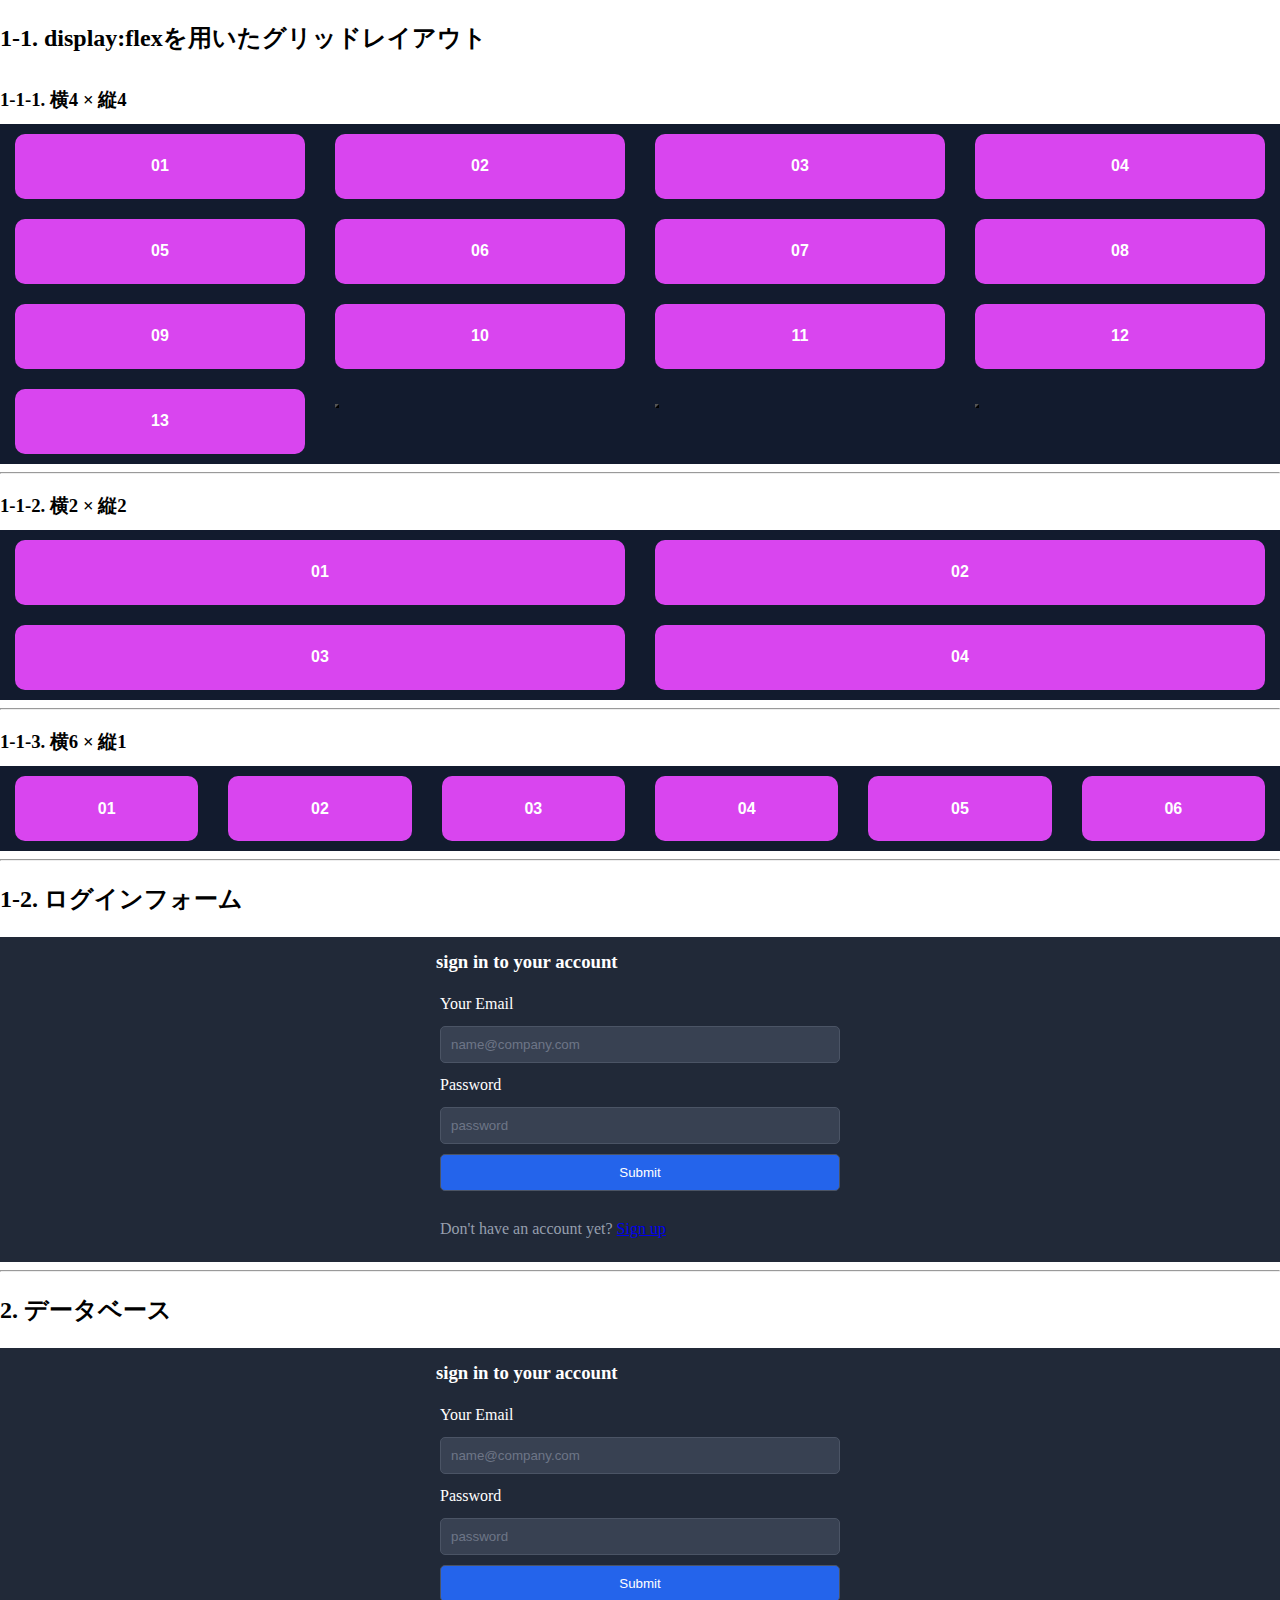
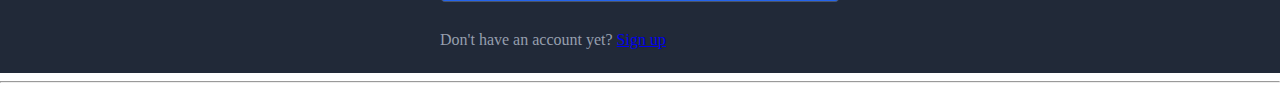
<file: index.html>
<!DOCTYPE html>
<html lang="en">

<head>
	<meta charset="UTF-8">
	<meta name="viewport" content="width=device-width, initial-scale=1.0">
	<title>Document</title>

	<link rel="stylesheet" href="html-css/sanitize.css" />
	<link rel="stylesheet" href="html-css/style.css" />

</head>

<body>
	<h2>1-1. display:flexを用いたグリッドレイアウト</h2>
	<h3>1-1-1. 横4 × 縦4</h3>
	<section class="button-section background">
		<div class="grid grid-col-4">
			<div class="grid-item-container">
				<button class="grid-item button">01</button>
			</div>
			<div class="grid-item-container">
				<button class="grid-item button">02</button>
			</div>
			<div class="grid-item-container">
				<button class="grid-item button">03</button>
			</div>
			<div class="grid-item-container">
				<button class="grid-item button">04</button>
			</div>
		</div>

		<div class="grid grid-col-4">
			<div class="grid-item-container">
				<button class="grid-item button">05</button>
			</div>
			<div class="grid-item-container">
				<button class="grid-item button">06</button>
			</div>
			<div class="grid-item-container">
				<button class="grid-item button">07</button>
			</div>
			<div class="grid-item-container">
				<button class="grid-item button">08</button>
			</div>
		</div>

		<div class="grid grid-col-4">
			<div class="grid-item-container">
				<button class="grid-item button">09</button>
			</div>
			<div class="grid-item-container">
				<button class="grid-item button">10</button>
			</div>
			<div class="grid-item-container">
				<button class="grid-item button">11</button>
			</div>
			<div class="grid-item-container">
				<button class="grid-item button">12</button>
			</div>
		</div>

		<div class="grid grid-col-4">
			<div class="grid-item-container">
				<button class="grid-item button">13</button>
			</div>
			<div class="grid-item-container">
				<button class="grid-item background"></button>
			</div>
			<div class="grid-item-container">
				<button class="grid-item background"></button>
			</div>
			<div class="grid-item-container">
				<button class="grid-item background"></button>
			</div>
		</div>
	</section>

	<hr>
	<!-- 2x2 -->
	<h3>1-1-2. 横2 × 縦2</h3>
	<section class="button-section background">
		<div class="grid grid-col-2">
			<div class="grid-item-container">
				<button class="grid-item button">01</button>
			</div>
			<div class="grid-item-container">
				<button class="grid-item button">02</button>
			</div>

		</div>

		<div class="grid grid-col-2">
			<div class="grid-item-container">
				<button class="grid-item button">03</button>
			</div>
			<div class="grid-item-container">
				<button class="grid-item button">04</button>
			</div>
		</div>

	</section>

	<hr>

	<h3>1-1-3. 横6 × 縦1</h3>
	<section class="button-section background">
		<div class="grid grid-col-6">
			<div class="grid-item-container">
				<button class="grid-item button">01</button>
			</div>
			<div class="grid-item-container">
				<button class="grid-item button">02</button>
			</div>
			<div class="grid-item-container">
				<button class="grid-item button">03</button>
			</div>
			<div class="grid-item-container">
				<button class="grid-item button">04</button>
			</div>
			<div class="grid-item-container">
				<button class="grid-item button">05</button>
			</div>
			<div class="grid-item-container">
				<button class="grid-item button">06</button>
			</div>
		</div>

	</section>

	<hr>

	<h2>1-2. ログインフォーム</h2>
	<section class="login-form">
		<table class="form-table">
			<tr>
				<th>
					<h3 class="login-title">sign in to your account</h3>
				</th>
			</tr>
			<tr>
				<td>
					<label class="label" for="email">Your Email</label>
				</td>
			</tr>
			<tr>
				<td>
					<input class="input" type="email" name="email" id="email" placeholder="name@company.com">
				</td>
			</tr>
			<tr>
				<td>
					<label class="label" for="password">Password</label>
				</td>
			</tr>
			<tr>
				<td>
					<input class="input" type="password" name="password" id="password" placeholder="password">
				</td>
			</tr>
			<tr>
				<td>
					<input class="submit submit-button" type="submit" value="Submit">
				</td>
			</tr>
			<tr>
				<td>
					<p class="password-forget">Don't have an account yet? <a href="#">Sign up</a></p>
				</td>
			</tr>

		</table>
	</section>

	<hr>

	<!-- データベース -->
	<h2>2. データベース</h2>

	<section class="login-form">
		<table class="form-table">
			<tr>
				<th>
					<h3 class="login-title">sign in to your account</h3>
				</th>
			</tr>
			<tr>
				<td>
					<label class="label" for="email">Your Email</label>
				</td>
			</tr>
			<tr>
				<td>
					<input class="input" type="email" name="email" id="email2" placeholder="name@company.com">
				</td>
			</tr>
			<tr>
				<td>
					<label class="label" for="password">Password</label>
				</td>
			</tr>
			<tr>
				<td>
					<input class="input" type="password" name="password" id="password2" placeholder="password">
				</td>
			</tr>
			<tr>
				<td>
					<input class="submit submit-button" id="submit-button2" type="submit" value="Submit">
				</td>
			</tr>
			<tr>
				<td>
					<p class="password-forget">Don't have an account yet? <a href="#">Sign up</a></p>
				</td>
			</tr>

		</table>
	</section>

	<hr>


	<script src="./database/app.js"></script>
	
</body>

</html>
</file>
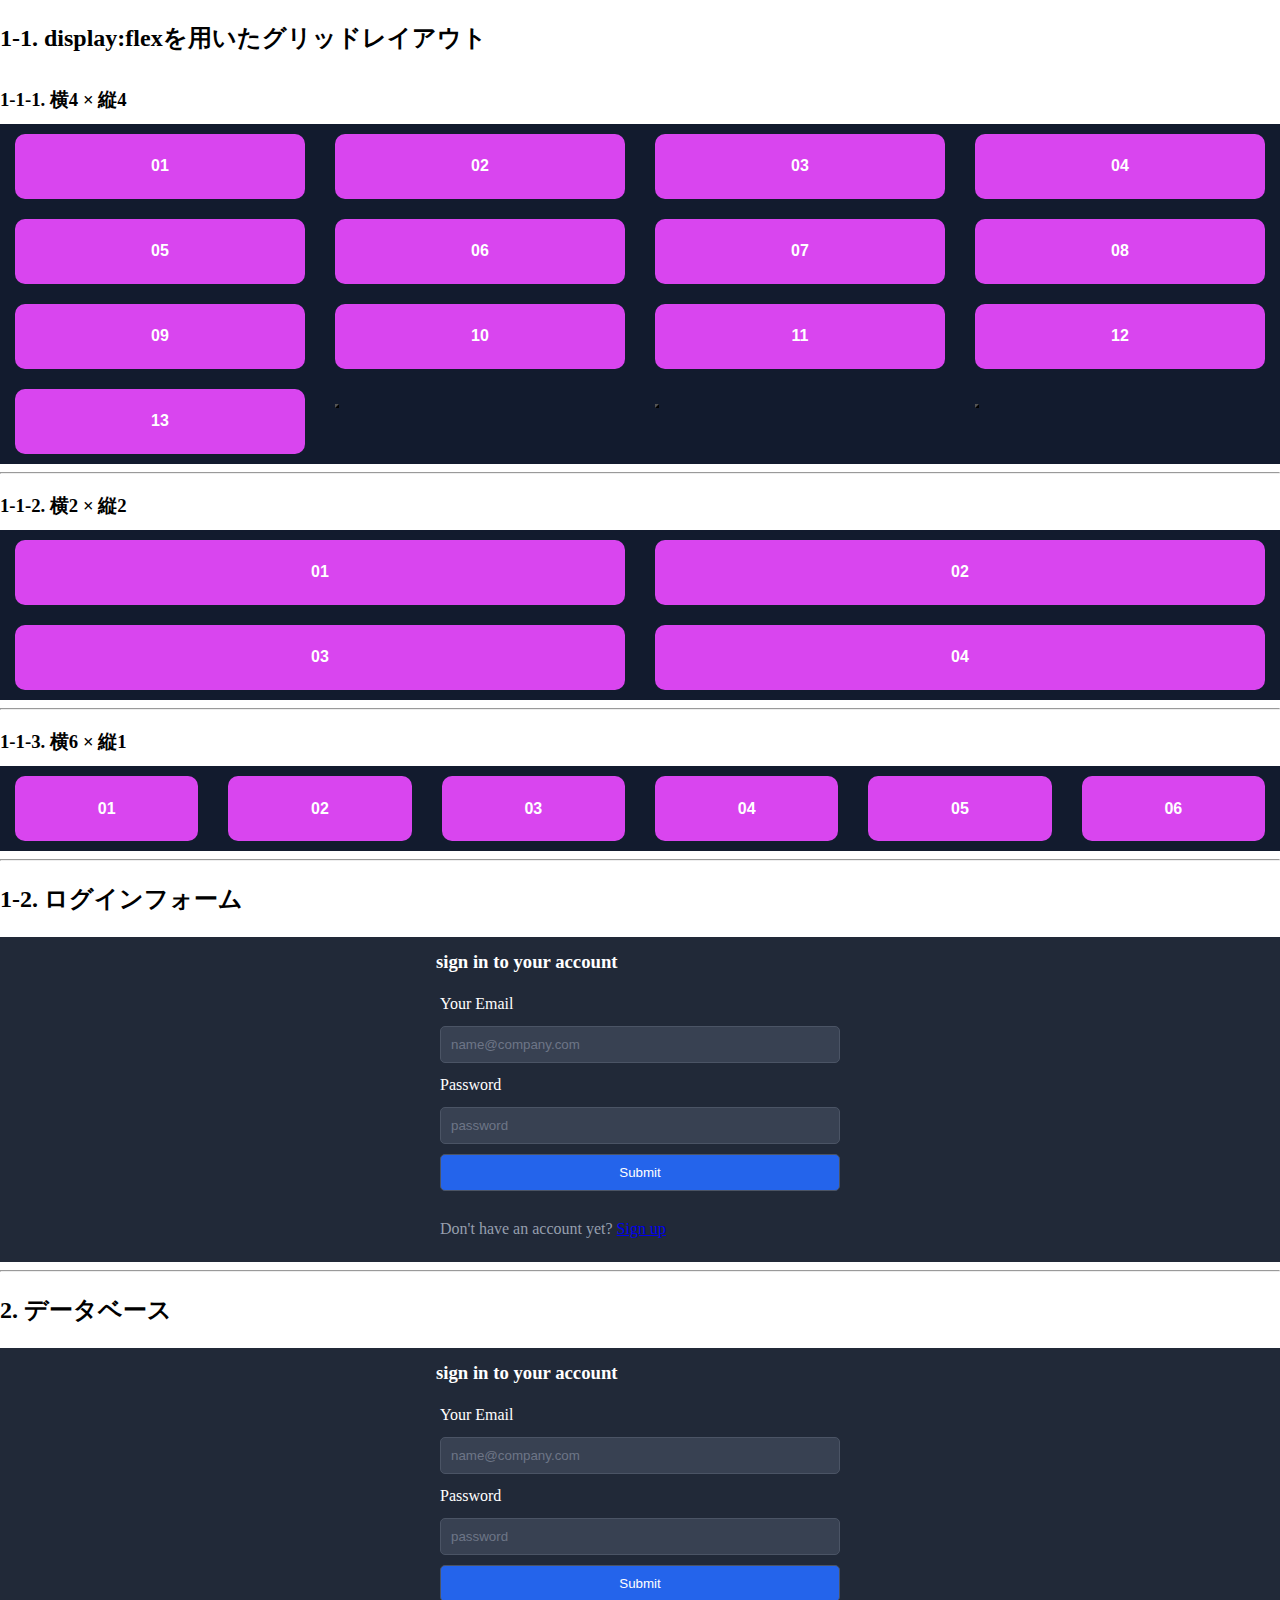
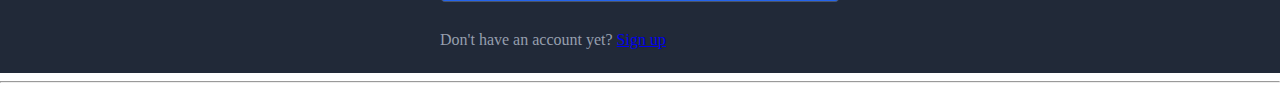
<file: html-css/index.html>
<!DOCTYPE html>
<html lang="en">

<head>
	<meta charset="UTF-8">
	<meta name="viewport" content="width=device-width, initial-scale=1.0">
	<title>Document</title>

	<link rel="stylesheet" href="sanitize.css" />
	<link rel="stylesheet" href="style.css" />

</head>

<body>
	<h2>1-1. display:flexを用いたグリッドレイアウト</h2>
	<h3>1-1-1. 横4 × 縦4</h3>
	<section class="button-section background">
		<div class="grid grid-col-4">
			<div class="grid-item-container">
				<button class="grid-item button">01</button>
			</div>
			<div class="grid-item-container">
				<button class="grid-item button">02</button>
			</div>
			<div class="grid-item-container">
				<button class="grid-item button">03</button>
			</div>
			<div class="grid-item-container">
				<button class="grid-item button">04</button>
			</div>
		</div>

		<div class="grid grid-col-4">
			<div class="grid-item-container">
				<button class="grid-item button">05</button>
			</div>
			<div class="grid-item-container">
				<button class="grid-item button">06</button>
			</div>
			<div class="grid-item-container">
				<button class="grid-item button">07</button>
			</div>
			<div class="grid-item-container">
				<button class="grid-item button">08</button>
			</div>
		</div>

		<div class="grid grid-col-4">
			<div class="grid-item-container">
				<button class="grid-item button">09</button>
			</div>
			<div class="grid-item-container">
				<button class="grid-item button">10</button>
			</div>
			<div class="grid-item-container">
				<button class="grid-item button">11</button>
			</div>
			<div class="grid-item-container">
				<button class="grid-item button">12</button>
			</div>
		</div>

		<div class="grid grid-col-4">
			<div class="grid-item-container">
				<button class="grid-item button">13</button>
			</div>
			<div class="grid-item-container">
				<button class="grid-item background"></button>
			</div>
			<div class="grid-item-container">
				<button class="grid-item background"></button>
			</div>
			<div class="grid-item-container">
				<button class="grid-item background"></button>
			</div>
		</div>
	</section>

	<hr>
	<!-- 2x2 -->
	<h3>1-1-2. 横2 × 縦2</h3>
	<section class="button-section background">
		<div class="grid grid-col-2">
			<div class="grid-item-container">
				<button class="grid-item button">01</button>
			</div>
			<div class="grid-item-container">
				<button class="grid-item button">02</button>
			</div>

		</div>

		<div class="grid grid-col-2">
			<div class="grid-item-container">
				<button class="grid-item button">03</button>
			</div>
			<div class="grid-item-container">
				<button class="grid-item button">04</button>
			</div>
		</div>

	</section>

	<hr>

	<h3>1-1-3. 横6 × 縦1</h3>
	<section class="button-section background">
		<div class="grid grid-col-6">
			<div class="grid-item-container">
				<button class="grid-item button">01</button>
			</div>
			<div class="grid-item-container">
				<button class="grid-item button">02</button>
			</div>
			<div class="grid-item-container">
				<button class="grid-item button">03</button>
			</div>
			<div class="grid-item-container">
				<button class="grid-item button">04</button>
			</div>
			<div class="grid-item-container">
				<button class="grid-item button">05</button>
			</div>
			<div class="grid-item-container">
				<button class="grid-item button">06</button>
			</div>
		</div>

	</section>

	<hr>

	<h2>1-2. ログインフォーム</h2>
	<section class="login-form">
		<table class="form-table">
			<tr>
				<th>
					<h3 class="login-title">sign in to your account</h3>
				</th>
			</tr>
			<tr>
				<td>
					<label class="label" for="email">Your Email</label>
				</td>
			</tr>
			<tr>
				<td>
					<input class="input" type="email" name="email" id="email" placeholder="name@company.com">
				</td>
			</tr>
			<tr>
				<td>
					<label class="label" for="password">Password</label>
				</td>
			</tr>
			<tr>
				<td>
					<input class="input" type="password" name="password" id="password" placeholder="password">
				</td>
			</tr>
			<tr>
				<td>
					<input class="submit submit-button" type="submit" value="Submit">
				</td>
			</tr>
			<tr>
				<td>
					<p class="password-forget">Don't have an account yet? <a href="#">Sign up</a></p>
				</td>
			</tr>

		</table>
	</section>

	<hr>

	<!-- データベース -->
	<h2>2. データベース</h2>

	<section class="login-form">
		<table class="form-table">
			<tr>
				<th>
					<h3 class="login-title">sign in to your account</h3>
				</th>
			</tr>
			<tr>
				<td>
					<label class="label" for="email">Your Email</label>
				</td>
			</tr>
			<tr>
				<td>
					<input class="input" type="email" name="email" id="email2" placeholder="name@company.com">
				</td>
			</tr>
			<tr>
				<td>
					<label class="label" for="password">Password</label>
				</td>
			</tr>
			<tr>
				<td>
					<input class="input" type="password" name="password" id="password2" placeholder="password">
				</td>
			</tr>
			<tr>
				<td>
					<input class="submit submit-button" id="submit-button2" type="submit" value="Submit">
				</td>
			</tr>
			<tr>
				<td>
					<p class="password-forget">Don't have an account yet? <a href="#">Sign up</a></p>
				</td>
			</tr>

		</table>
	</section>

	<hr>


	<script src="../database/app.js"></script>
	
</body>

</html>
</file>
<file: html-css/sanitize.css>
/* Document
 * ========================================================================== */

/**
 * Add border box sizing in all browsers (opinionated).
 */

*,
::before,
::after {
    box-sizing: border-box;
}

/**
  * 1. Add text decoration inheritance in all browsers (opinionated).
  * 2. Add vertical alignment inheritance in all browsers (opinionated).
  */

::before,
::after {
    text-decoration: inherit; /* 1 */
    vertical-align: inherit; /* 2 */
}

/**
  * 1. Use the default cursor in all browsers (opinionated).
  * 2. Change the line height in all browsers (opinionated).
  * 3. Use a 4-space tab width in all browsers (opinionated).
  * 4. Remove the grey highlight on links in iOS (opinionated).
  * 5. Prevent adjustments of font size after orientation changes in
  *    IE on Windows Phone and in iOS.
  * 6. Breaks words to prevent overflow in all browsers (opinionated).
  */

html {
    cursor: default; /* 1 */
    line-height: 1.5; /* 2 */
    -moz-tab-size: 4; /* 3 */
    tab-size: 4; /* 3 */
    -webkit-tap-highlight-color: transparent /* 4 */;
    -ms-text-size-adjust: 100%; /* 5 */
    -webkit-text-size-adjust: 100%; /* 5 */
    word-break: break-word; /* 6 */
}

/* Sections
  * ========================================================================== */

/**
  * Remove the margin in all browsers (opinionated).
  */

body {
    margin: 0;
}

/**
  * Correct the font size and margin on `h1` elements within `section` and
  * `article` contexts in Chrome, Edge, Firefox, and Safari.
  */

h1 {
    font-size: 2em;
    margin: 0.67em 0;
}

/* Grouping content
  * ========================================================================== */

/**
  * Remove the margin on nested lists in Chrome, Edge, IE, and Safari.
  */

dl dl,
dl ol,
dl ul,
ol dl,
ul dl {
    margin: 0;
}

/**
  * Remove the margin on nested lists in Edge 18- and IE.
  */

ol ol,
ol ul,
ul ol,
ul ul {
    margin: 0;
}

/**
  * 1. Add the correct sizing in Firefox.
  * 2. Show the overflow in Edge 18- and IE.
  */

hr {
    height: 0; /* 1 */
    overflow: visible; /* 2 */
}

/**
  * Add the correct display in IE.
  */

main {
    display: block;
}

/**
  * Remove the list style on navigation lists in all browsers (opinionated).
  */

nav ol,
nav ul {
    list-style: none;
    padding: 0;
}

/**
  * 1. Correct the inheritance and scaling of font size in all browsers.
  * 2. Correct the odd `em` font sizing in all browsers.
  */

pre {
    font-family: monospace, monospace; /* 1 */
    font-size: 1em; /* 2 */
}

/* Text-level semantics
  * ========================================================================== */

/**
  * Remove the gray background on active links in IE 10.
  */

a {
    background-color: transparent;
}

/**
  * Add the correct text decoration in Edge 18-, IE, and Safari.
  */

abbr[title] {
    text-decoration: underline;
    text-decoration: underline dotted;
}

/**
  * Add the correct font weight in Chrome, Edge, and Safari.
  */

b,
strong {
    font-weight: bolder;
}

/**
  * 1. Correct the inheritance and scaling of font size in all browsers.
  * 2. Correct the odd `em` font sizing in all browsers.
  */

code,
kbd,
samp {
    font-family: monospace, monospace; /* 1 */
    font-size: 1em; /* 2 */
}

/**
  * Add the correct font size in all browsers.
  */

small {
    font-size: 80%;
}

/* Embedded content
  * ========================================================================== */

/*
  * Change the alignment on media elements in all browsers (opinionated).
  */

audio,
canvas,
iframe,
img,
svg,
video {
    vertical-align: middle;
}

/**
  * Add the correct display in IE 9-.
  */

audio,
video {
    display: inline-block;
}

/**
  * Add the correct display in iOS 4-7.
  */

audio:not([controls]) {
    display: none;
    height: 0;
}

/**
  * Remove the border on iframes in all browsers (opinionated).
  */

iframe {
    border-style: none;
}

/**
  * Remove the border on images within links in IE 10-.
  */

img {
    border-style: none;
}

/**
  * Change the fill color to match the text color in all browsers (opinionated).
  */

svg:not([fill]) {
    fill: currentColor;
}

/**
  * Hide the overflow in IE.
  */

svg:not(:root) {
    overflow: hidden;
}

/* Tabular data
  * ========================================================================== */

/**
  * Collapse border spacing in all browsers (opinionated).
  */

table {
    border-collapse: collapse;
}

/* Forms
  * ========================================================================== */

/**
  * Remove the margin on controls in Safari.
  */

button,
input,
select {
    margin: 0;
}

/**
  * 1. Show the overflow in IE.
  * 2. Remove the inheritance of text transform in Edge 18-, Firefox, and IE.
  */

button {
    overflow: visible; /* 1 */
    text-transform: none; /* 2 */
}

/**
  * Correct the inability to style buttons in iOS and Safari.
  */

button,
[type="button"],
[type="reset"],
[type="submit"] {
    -webkit-appearance: button;
}

/**
  * 1. Change the inconsistent appearance in all browsers (opinionated).
  * 2. Correct the padding in Firefox.
  */

fieldset {
    border: 1px solid #a0a0a0; /* 1 */
    padding: 0.35em 0.75em 0.625em; /* 2 */
}

/**
  * Show the overflow in Edge 18- and IE.
  */

input {
    overflow: visible;
}

/**
  * 1. Correct the text wrapping in Edge 18- and IE.
  * 2. Correct the color inheritance from `fieldset` elements in IE.
  */

legend {
    color: inherit; /* 2 */
    display: table; /* 1 */
    max-width: 100%; /* 1 */
    white-space: normal; /* 1 */
}

/**
  * 1. Add the correct display in Edge 18- and IE.
  * 2. Add the correct vertical alignment in Chrome, Edge, and Firefox.
  */

progress {
    display: inline-block; /* 1 */
    vertical-align: baseline; /* 2 */
}

/**
  * Remove the inheritance of text transform in Firefox.
  */

select {
    text-transform: none;
}

/**
  * 1. Remove the margin in Firefox and Safari.
  * 2. Remove the default vertical scrollbar in IE.
  * 3. Change the resize direction in all browsers (opinionated).
  */

textarea {
    margin: 0; /* 1 */
    overflow: auto; /* 2 */
    resize: vertical; /* 3 */
}

/**
  * Remove the padding in IE 10-.
  */

[type="checkbox"],
[type="radio"] {
    padding: 0;
}

/**
  * 1. Correct the odd appearance in Chrome, Edge, and Safari.
  * 2. Correct the outline style in Safari.
  */

[type="search"] {
    -webkit-appearance: textfield; /* 1 */
    outline-offset: -2px; /* 2 */
}

/**
  * Correct the cursor style of increment and decrement buttons in Safari.
  */

::-webkit-inner-spin-button,
::-webkit-outer-spin-button {
    height: auto;
}

/**
  * Correct the text style of placeholders in Chrome, Edge, and Safari.
  */

::-webkit-input-placeholder {
    color: inherit;
    opacity: 0.54;
}

/**
  * Remove the inner padding in Chrome, Edge, and Safari on macOS.
  */

::-webkit-search-decoration {
    -webkit-appearance: none;
}

/**
  * 1. Correct the inability to style upload buttons in iOS and Safari.
  * 2. Change font properties to `inherit` in Safari.
  */

::-webkit-file-upload-button {
    -webkit-appearance: button; /* 1 */
    font: inherit; /* 2 */
}

/**
  * Remove the inner border and padding of focus outlines in Firefox.
  */

::-moz-focus-inner {
    border-style: none;
    padding: 0;
}

/**
  * Restore the focus outline styles unset by the previous rule in Firefox.
  */

:-moz-focusring {
    outline: 1px dotted ButtonText;
}

/**
  * Remove the additional :invalid styles in Firefox.
  */

:-moz-ui-invalid {
    box-shadow: none;
}

/* Interactive
  * ========================================================================== */

/*
  * Add the correct display in Edge 18- and IE.
  */

details {
    display: block;
}

/*
  * Add the correct styles in Edge 18-, IE, and Safari.
  */

dialog {
    background-color: white;
    border: solid;
    color: black;
    display: block;
    height: -moz-fit-content;
    height: -webkit-fit-content;
    height: fit-content;
    left: 0;
    margin: auto;
    padding: 1em;
    position: absolute;
    right: 0;
    width: -moz-fit-content;
    width: -webkit-fit-content;
    width: fit-content;
}

dialog:not([open]) {
    display: none;
}

/*
  * Add the correct display in all browsers.
  */

summary {
    display: list-item;
}

/* Scripting
  * ========================================================================== */

/**
  * Add the correct display in IE 9-.
  */

canvas {
    display: inline-block;
}

/**
  * Add the correct display in IE.
  */

template {
    display: none;
}

/* User interaction
  * ========================================================================== */

/*
  * 1. Remove the tapping delay in IE 10.
  * 2. Remove the tapping delay on clickable elements
		 in all browsers (opinionated).
  */

a,
area,
button,
input,
label,
select,
summary,
textarea,
[tabindex] {
    -ms-touch-action: manipulation; /* 1 */
    touch-action: manipulation; /* 2 */
}

/**
  * Add the correct display in IE 10-.
  */

[hidden] {
    display: none;
}

/* Accessibility
  * ========================================================================== */

/**
  * Change the cursor on busy elements in all browsers (opinionated).
  */

[aria-busy="true"] {
    cursor: progress;
}

/*
  * Change the cursor on control elements in all browsers (opinionated).
  */

[aria-controls] {
    cursor: pointer;
}

/*
  * Change the cursor on disabled, not-editable, or otherwise
  * inoperable elements in all browsers (opinionated).
  */

[aria-disabled="true"],
[disabled] {
    cursor: not-allowed;
}

/*
  * Change the display on visually hidden accessible elements
  * in all browsers (opinionated).
  */

[aria-hidden="false"][hidden] {
    display: initial;
}

[aria-hidden="false"][hidden]:not(:focus) {
    clip: rect(0, 0, 0, 0);
    position: absolute;
}
</file>
<file: html-css/style.css>
@charset "utf-8";


body {}

/* 
グリッドレイアウト
 */

.button-section, .background {
	background-color: #121B2E;
	padding: 0;
}

.grid {
	display: flex;
	justify-content: start;
}
.grid-col-4 {
}

.grid-item-container {
	margin: 10px 15px;
}

.grid-col-4 > .grid-item-container {
	width: 25%;	
}

.grid-col-2 > .grid-item-container {
	width: 50%
}
.grid-col-6 > .grid-item-container {
	width: 16.6%
}

.grid-item.button{
	color: #fff;
	font-weight: bold;
	width: 100%;
	height: 65px;
	font-size: 16px;
	border-radius: 10px;
	border: none;
	background-color: #D945EF;
}

/* 
ログインフォーム
*/

.login-form {
	background-color: #212938;
}

.login-title, .label, .submit {
	color: #fff;
}

.submit-button {
	background-color: #2464EB;
	padding: 10px 20px;
	border-radius: 5px;
	border: solid 1px #4B5465;
	min-width: 400px;

}

.password-forget {
	color: #969FAE;
}

.input::placeholder {
	color: #9BA2B4;
}

.input {
	border-radius: 5px;
	padding: 10px;
	border: solid 1px #4B5465;
	background-color: #384152;
	min-width: 400px;
	color: #fff;
}

.form-table {
	margin: 0 auto;
}

.login-title {
	text-align-last: left;
}

.form-table td {
	padding: 5px;
}

h3 {
	margin: 0;
	padding: 10px 0;
}

.label {
	margin: 30px 0 0;
}
</file>
